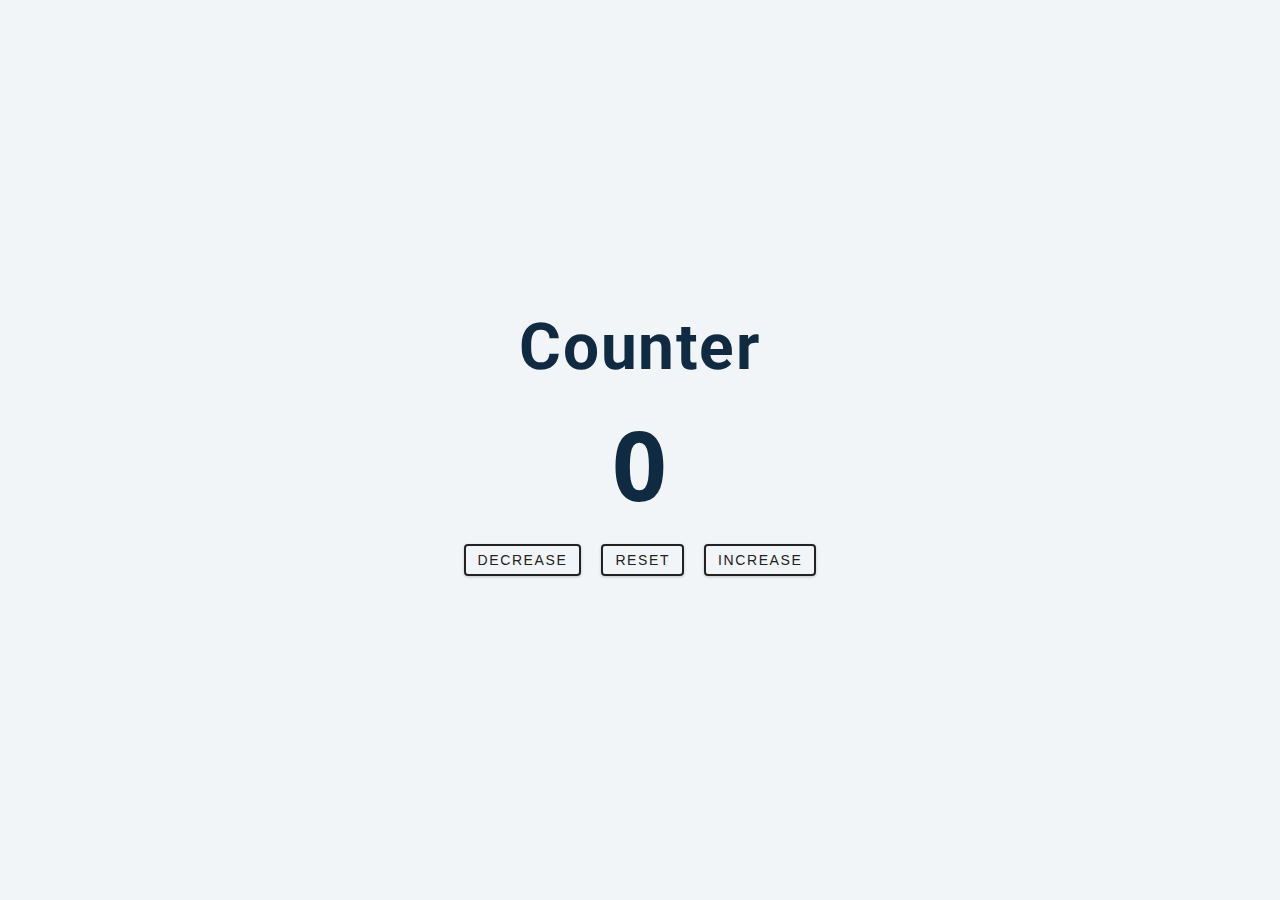
<file: 02counter/index.html>
<!DOCTYPE html>
<html lang="en">
  <head>
    <meta charset="UTF-8" />
    <meta name="viewport" content="width=device-width, initial-scale=1.0" />
    <title>Counter</title>

    <!-- styles -->
    <link rel="stylesheet" href="styles.css" />
  </head>
  <body>
    <main>
      <div class="container">
        <h1>counter</h1>
        <span id="value">0</span>
        <div class="button-container">
          <button class="btn decrease">decrease</button>
          <button class="btn reset">reset</button>
          <button class="btn increase">increase</button>
        </div>
      </div>
    </main>
    <!-- javascript -->
    <script src="app.js"></script>
  </body>
</html>
</file>
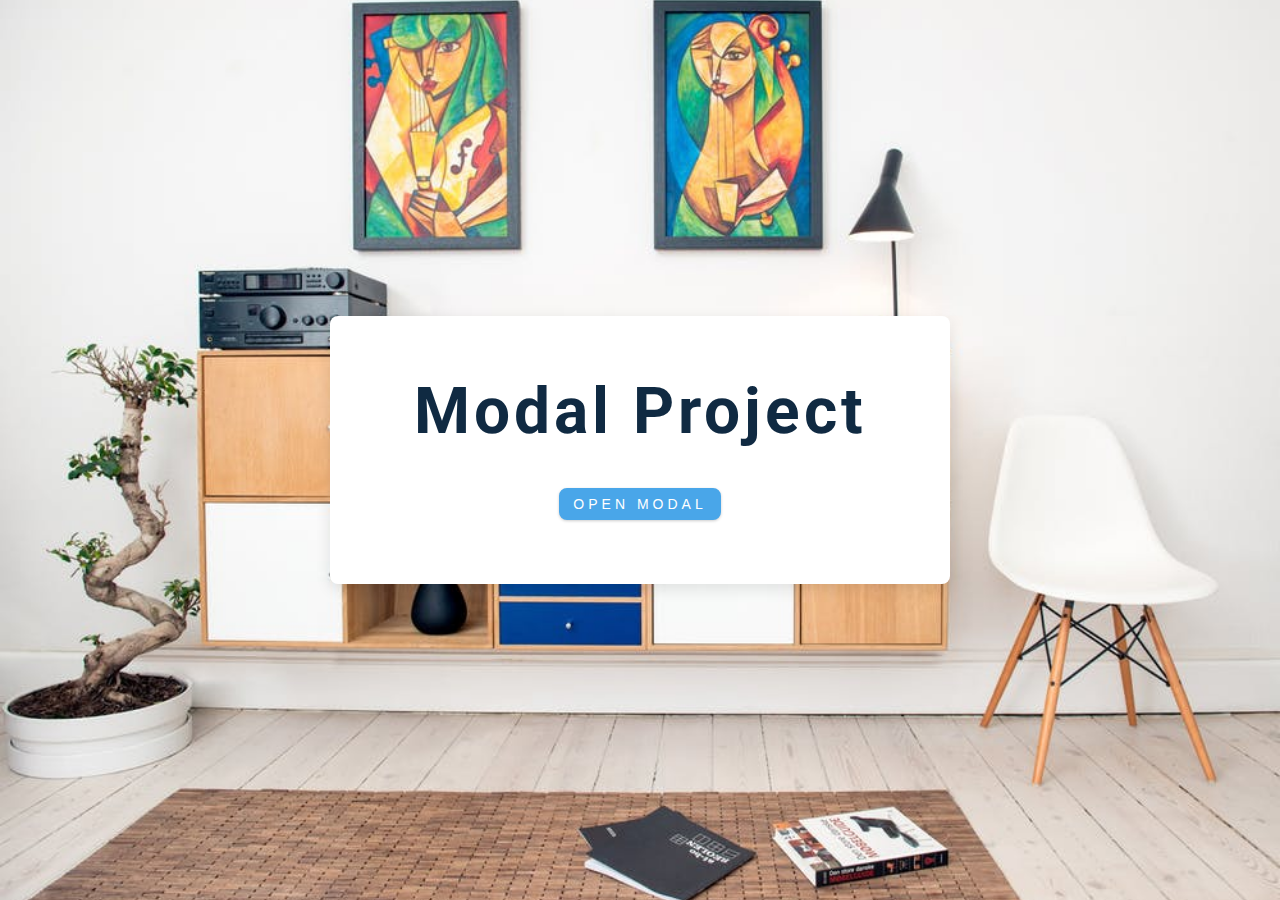
<file: 06modal/index.html>
<!DOCTYPE html>
<html lang="en">
  <head>
    <meta charset="UTF-8" />
    <meta name="viewport" content="width=device-width, initial-scale=1.0" />
    <title>Modal</title>
    <!-- font-awesome -->
    <link
      rel="stylesheet"
      href="https://cdnjs.cloudflare.com/ajax/libs/font-awesome/5.14.0/css/all.min.css"
    />
    <!-- styles -->
    <link rel="stylesheet" href="styles.css" />
  </head>
  <body>
    <!-- hero -->
    <header class="hero">
      <div class="banner">
        <h1>modal project</h1>
        <button class="btn modal-btn">
          open modal
        </button>
      </div>
    </header>
    <!-- modal -->
    <div class="modal-overlay">
      <div class="modal-container">
        <h3>modal content</h3>
        <button class="close-btn"><i class="fas fa-times"></i></button>
      </div>
    </div>
    <!-- javascript -->
    <script src="app.js"></script>
  </body>
</html>
</file>
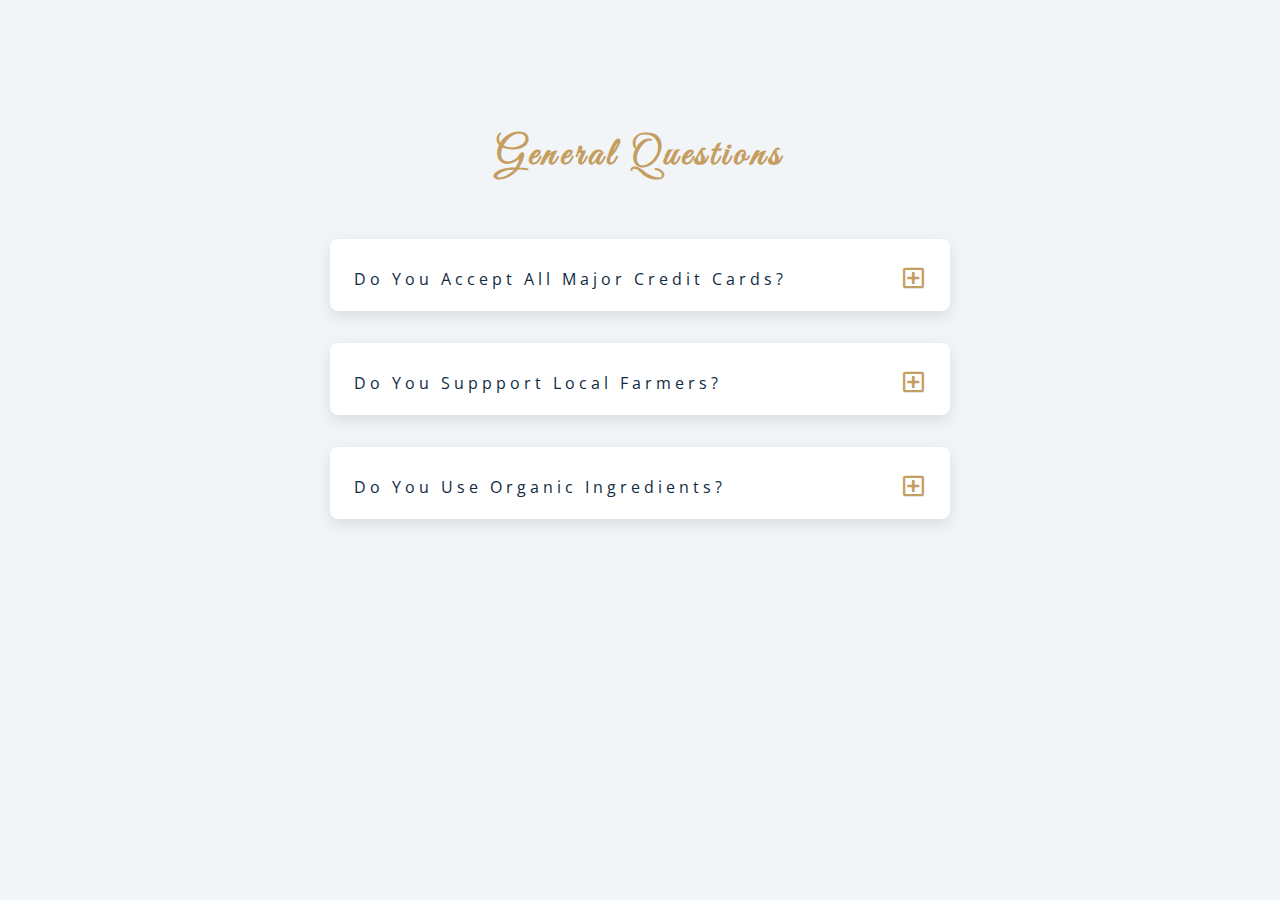
<file: 07question/index.html>
<!DOCTYPE html>
<html lang="en">
  <head>
    <meta charset="UTF-8" />
    <meta name="viewport" content="width=device-width, initial-scale=1.0" />
    <title>Q & A</title>
    <!-- font-awesome -->
    <link rel="stylesheet" href="https://cdnjs.cloudflare.com/ajax/libs/font-awesome/5.14.0/css/all.min.css" />
    <!-- extra fonts -->
    <link
      href="https://fonts.googleapis.com/css?family=Great+Vibes&display=swap"
      rel="stylesheet"
    />
    <!-- styles -->
    <link rel="stylesheet" href="styles.css" />
  </head>
  <body>
      <section class="questions">
        <!-- title -->
        <div class="title">
          <h2>general questions</h2>
        </div>
        <!-- questions -->
        <div class="section-center">
          <!-- single question -->
          <article class="question">
            <!-- question title -->
            <div class="question-title">
              <p>do you accept all major credit cards?</p>
              <button type="button" class="question-btn">
                <span class="plus-icon">
                  <i class="far fa-plus-square"></i>
                </span>
                <span class="minus-icon">
                  <i class="far fa-minus-square"></i>
                </span>
              </button>
            </div>
            <!-- question text -->
            <div class="question-text">
              <p>
                Lorem ipsum dolor sit amet, consectetur adipisicing elit. Est
                dolore illo dolores quia nemo doloribus quaerat, magni numquam
                repellat reprehenderit.
              </p>
            </div>
          </article>
          <!-- end of single question -->
          <!-- single question -->
          <article class="question">
            <!-- question title -->
            <div class="question-title">
              <p>do you suppport local farmers?</p>
              <button type="button" class="question-btn">
                <span class="plus-icon">
                  <i class="far fa-plus-square"></i>
                </span>
                <span class="minus-icon">
                  <i class="far fa-minus-square"></i>
                </span>
              </button>
            </div>
            <!-- question text -->
            <div class="question-text">
              <p>
                Lorem ipsum dolor sit amet, consectetur adipisicing elit. Est
                dolore illo dolores quia nemo doloribus quaerat, magni numquam
                repellat reprehenderit.
              </p>
            </div>
          </article>
          <!-- end of single question -->
          <!-- single question -->
          <article class="question">
            <!-- question title -->
            <div class="question-title">
              <p>do you use organic ingredients?</p>
              <!-- button -->
              <button type="button" class="question-btn">
                <span class="plus-icon">
                  <i class="far fa-plus-square"></i>
                </span>
                <span class="minus-icon">
                  <i class="far fa-minus-square"></i>
                </span>
              </button>
            </div>
            <!-- question text -->
            <div class="question-text">
              <p>
                Lorem ipsum dolor sit amet, consectetur adipisicing elit. Est
                dolore illo dolores quia nemo doloribus quaerat, magni numquam
                repellat reprehenderit.
              </p>
            </div>
          </article>
          <!-- end of single question -->
      </section>
    </main>
    <!-- javascript -->
    <script src="app.js"></script>
  </body>
</html>
</file>
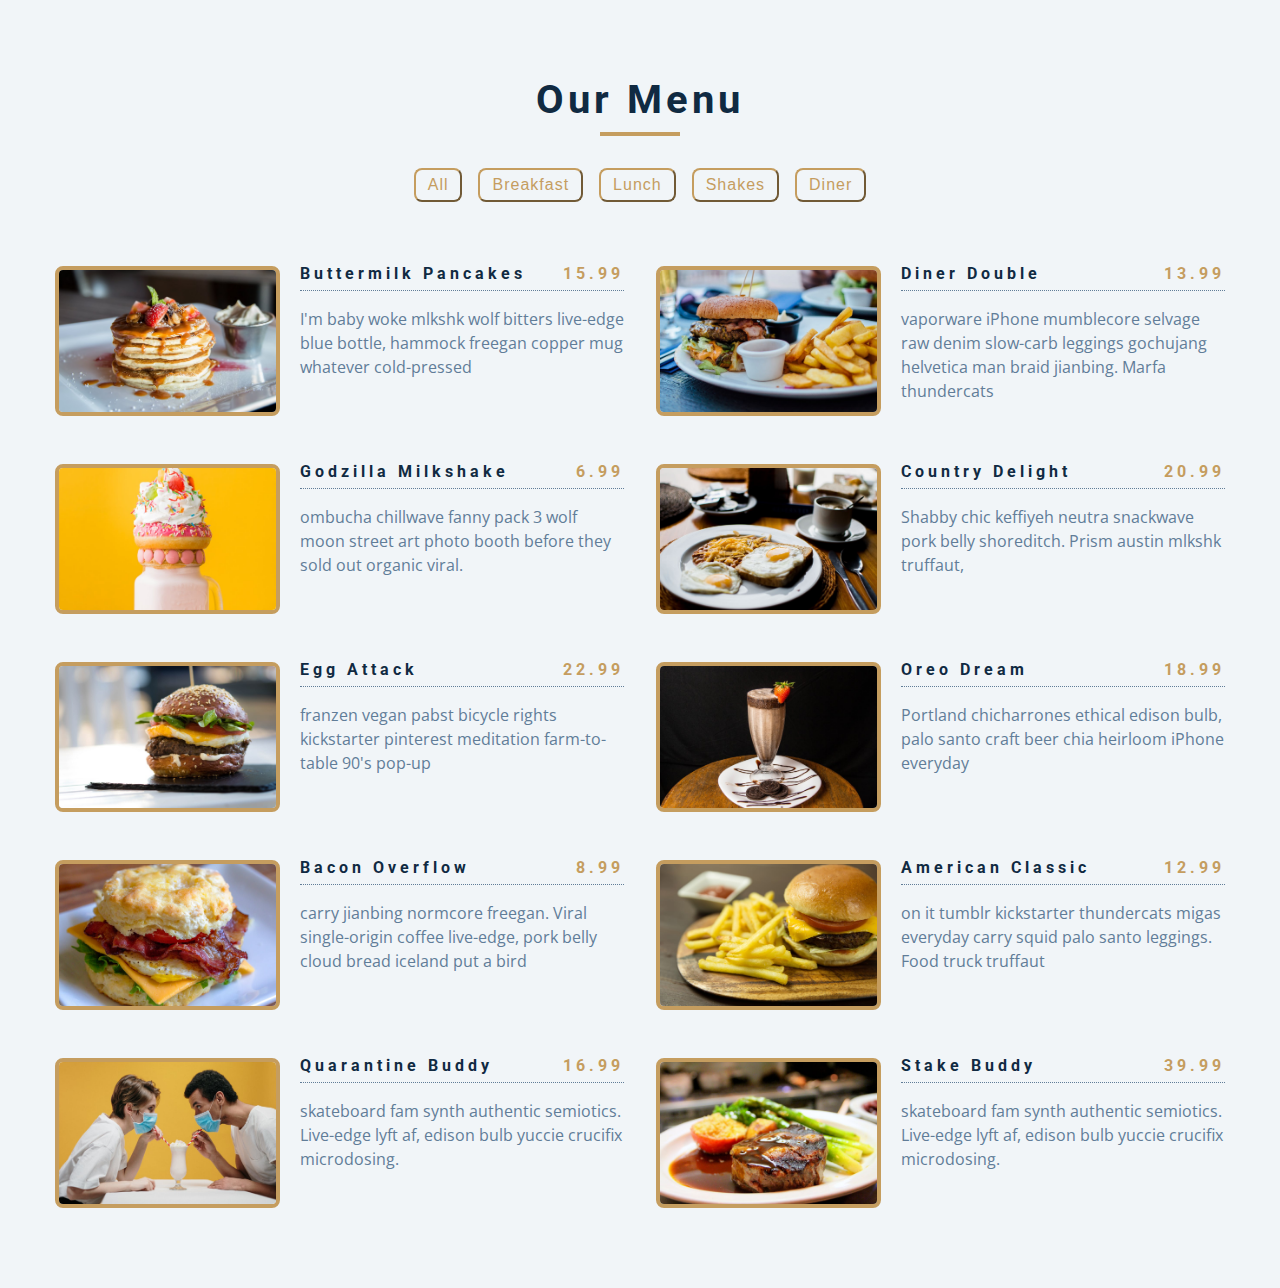
<file: 08menu/index.html>
<!DOCTYPE html>
<html lang="en">
  <head>
    <meta charset="UTF-8" />
    <meta name="viewport" content="width=device-width, initial-scale=1.0" />
    <title>Menu</title>
    <!-- font-awesome -->
    <link
      rel="stylesheet"
      href="https://cdnjs.cloudflare.com/ajax/libs/font-awesome/5.14.0/css/all.min.css"
    />
    <!-- styles -->
    <link rel="stylesheet" href="styles.css" />
  </head>
  <body>
    <section class="menu">
      <!-- title -->
      <div class="title">
        <h2>our menu</h2>
        <div class="underline"></div>
      </div>
      <!-- filter buttons -->
      <div class="btn-container">
        <!-- <button type="button" class="filter-btn" data-id="all">all</button>
        <button type="button" class="filter-btn" data-id="breakfast">
          breakfast
        </button>
        <button type="button" class="filter-btn" data-id="lunch">lunch</button>
        <button type="button" class="filter-btn" data-id="shakes">
          shakes
        </button> -->
      </div>
      <!-- menu items -->
      <div class="section-center">
        <!-- single item -->
        <article class="menu-item">
          <img src="./menu-item.jpeg" alt="menu item" class="photo" />
          <div class="item-info">
            <header>
              <h4>buttermilk pancakes</h4>
              <h4 class="price">$15</h4>
            </header>
            <p class="item-text">
              Lorem ipsum dolor sit amet consectetur adipisicing elit.
              Repudiandae, sint quam. Et reprehenderit fugiat nesciunt inventore
              laboriosam excepturi! Quo, officia.
            </p>
          </div>
        </article>
        <!-- end of single item -->
        <!-- single item -->
        <article class="menu-item">
          <img src="./menu-item.jpeg" alt="menu item" class="photo" />
          <div class="item-info">
            <header>
              <h4>buttermilk pancakes</h4>
              <h4 class="price">$15</h4>
            </header>
            <p class="item-text">
              Lorem ipsum dolor sit amet consectetur adipisicing elit.
              Repudiandae, sint quam. Et reprehenderit fugiat nesciunt inventore
              laboriosam excepturi! Quo, officia.
            </p>
          </div>
        </article>
        <!-- end of single item -->
        <!-- single item -->
        <article class="menu-item">
          <img src="./menu-item.jpeg" alt="menu item" class="photo" />
          <div class="item-info">
            <header>
              <h4>buttermilk pancakes</h4>
              <h4 class="price">$15</h4>
            </header>
            <p class="item-text">
              Lorem ipsum dolor sit amet consectetur adipisicing elit.
              Repudiandae, sint quam. Et reprehenderit fugiat nesciunt inventore
              laboriosam excepturi! Quo, officia.
            </p>
          </div>
        </article>
        <!-- end of single item -->
      </div>
    </section>
    <!-- javascript -->
    <script src="app.js"></script>
  </body>
</html>
</file>
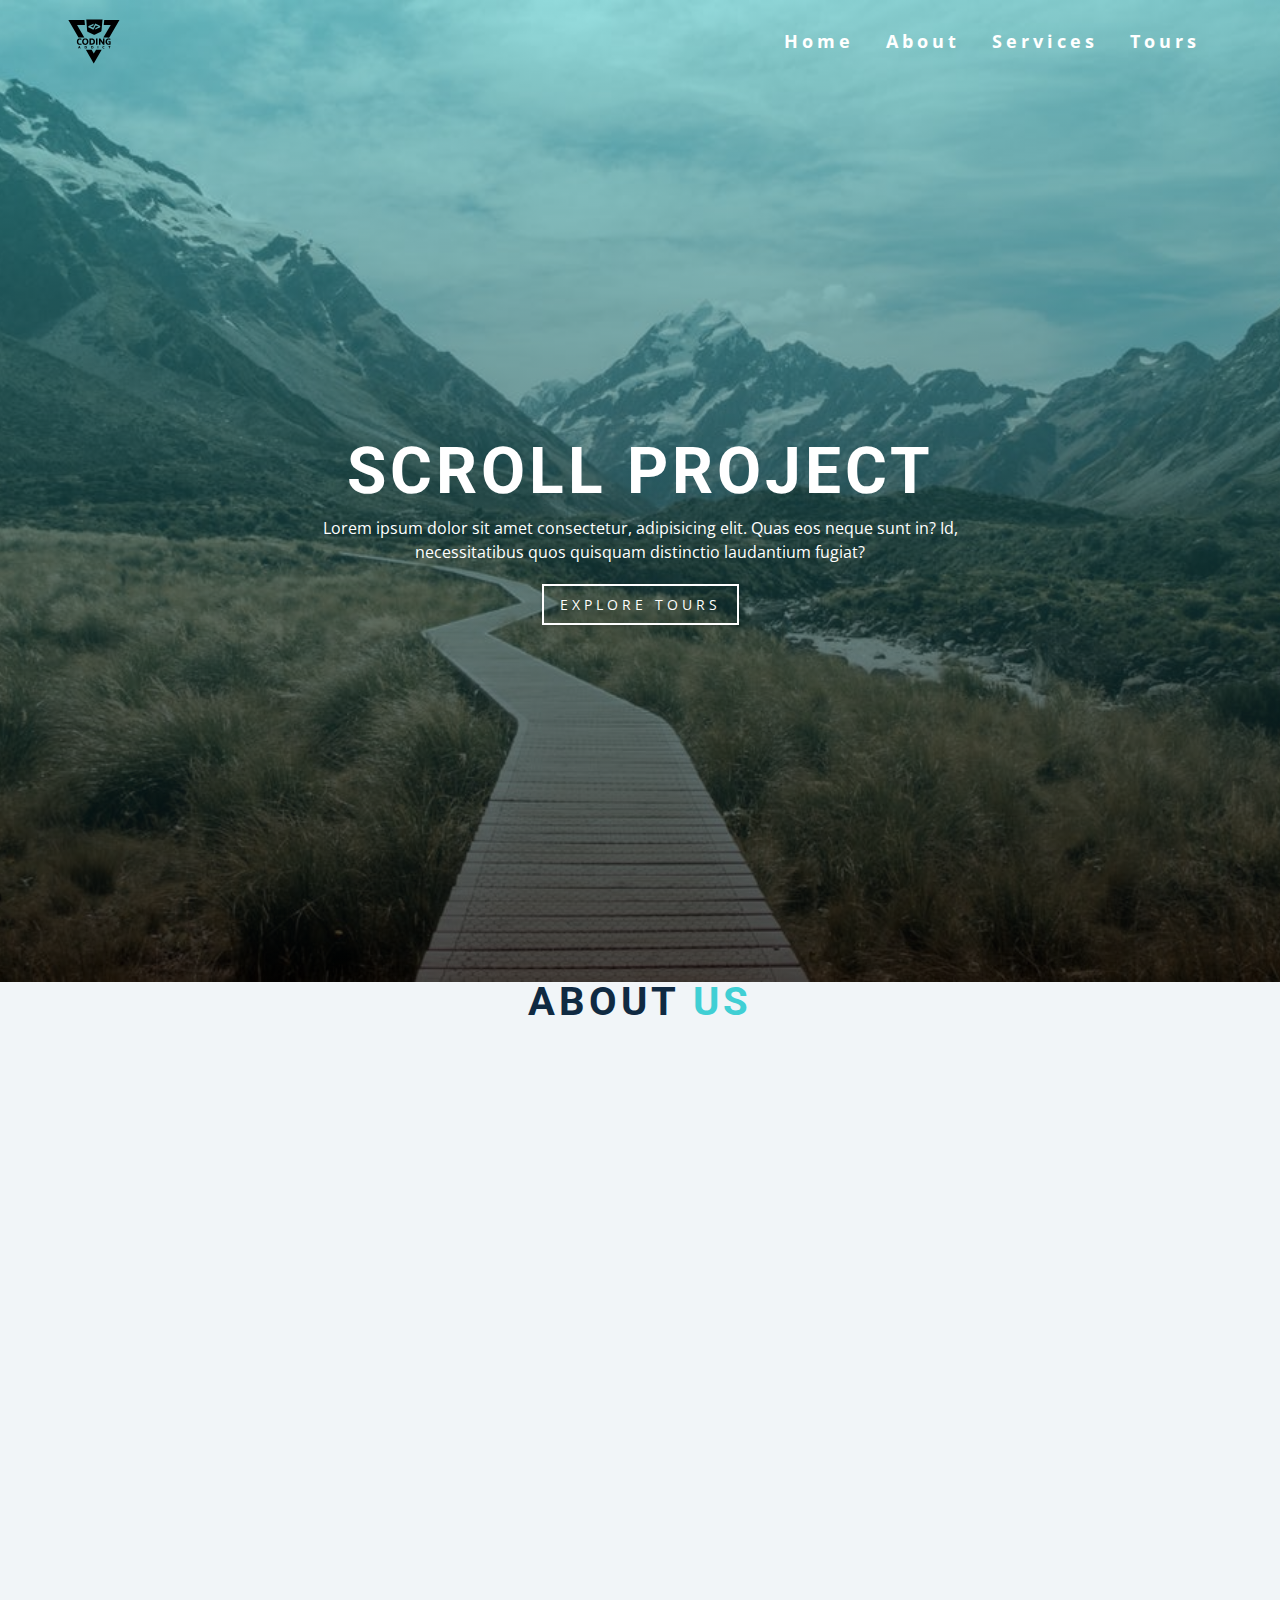
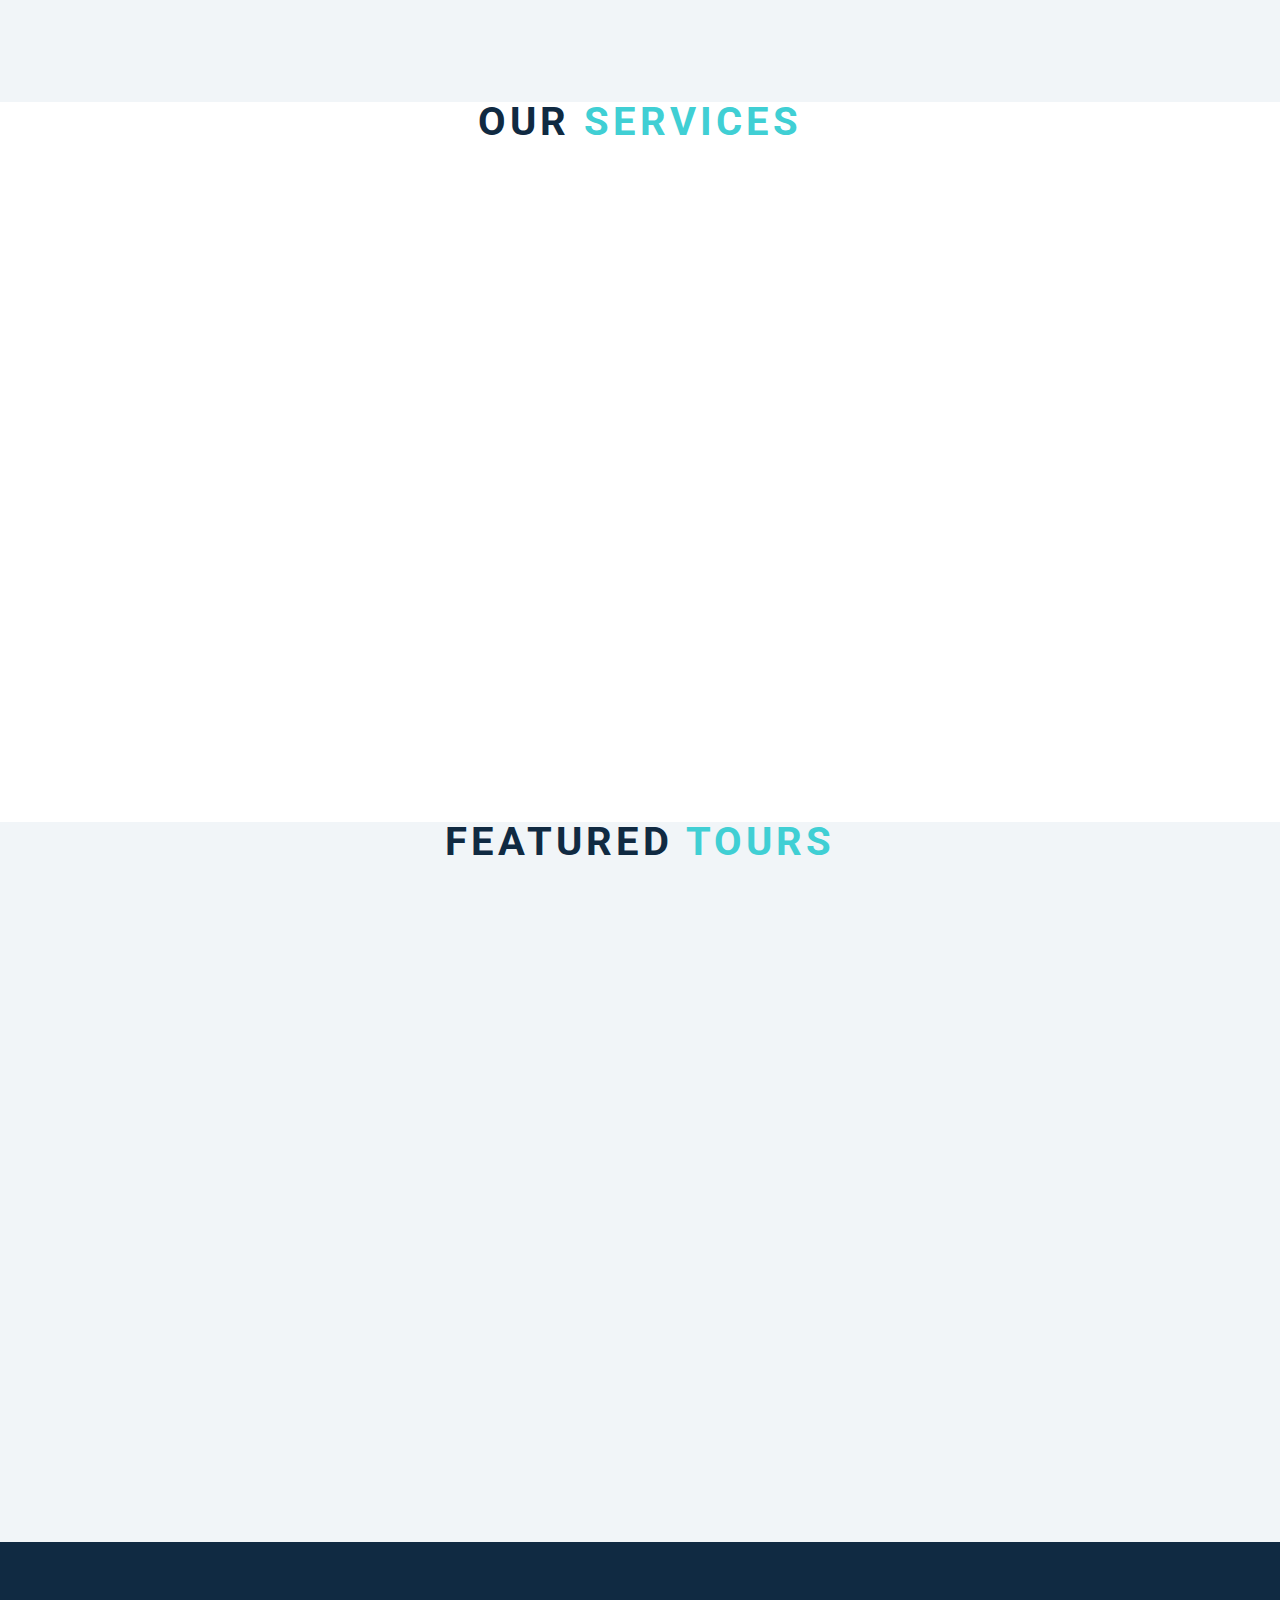
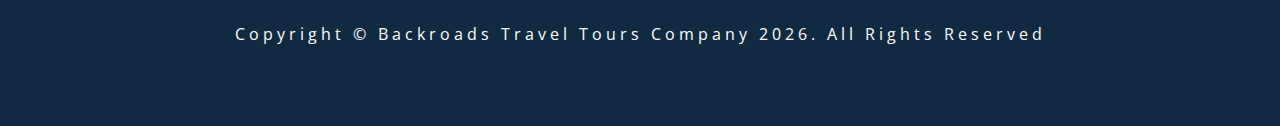
<file: 10scroll/index.html>
<!DOCTYPE html>
<html lang="en">
  <head>
    <meta charset="UTF-8" />
    <meta name="viewport" content="width=device-width, initial-scale=1.0" />
    <title>Scroll</title>
    <!-- font-awesome -->
    <link
      rel="stylesheet"
      href="https://cdnjs.cloudflare.com/ajax/libs/font-awesome/5.14.0/css/all.min.css"
    />
    <!-- styles -->
    <link rel="stylesheet" href="styles.css" />
  </head>
  <body>
    <header id="home">
      <!-- navbar -->
      <nav id="nav">
        <div class="nav-center">
          <!-- nav header -->
          <div class="nav-header">
            <img src="./logo.svg" class="logo" alt="logo" />
            <button class="nav-toggle">
              <i class="fas fa-bars"></i>
            </button>
          </div>
          <!-- links -->
          <div class="links-container">
            <ul class="links">
              <li>
                <a href="#home" class="scroll-link">home</a>
              </li>
              <li>
                <a href="#about" class="scroll-link">about</a>
              </li>
              <li>
                <a href="#services" class="scroll-link">services</a>
              </li>
              <li>
                <a href="#tours" class="scroll-link">tours</a>
              </li>
            </ul>
          </div>
        </div>
      </nav>
      <!-- banner -->
      <div class="banner">
        <div class="container">
          <h1>scroll project</h1>
          <p>
            Lorem ipsum dolor sit amet consectetur, adipisicing elit. Quas eos
            neque sunt in? Id, necessitatibus quos quisquam distinctio
            laudantium fugiat?
          </p>
          <a href="#tours" class="scroll-link btn btn-white">explore tours</a>
        </div>
      </div>
    </header>
    <!-- about -->
    <section id="about" class="section">
      <div class="title">
        <h2>about <span>us</span></h2>
      </div>
    </section>
    <!-- services -->
    <section id="services" class="section">
      <div class="title">
        <h2>our <span>services</span></h2>
      </div>
    </section>
    <!-- contact -->
    <section id="tours" class="section">
      <div class="title">
        <h2>featured <span>tours</span></h2>
      </div>
    </section>
    <!-- footer -->
    <footer class="section">
      <p>
        copyright &copy; backroads travel tours company
        <span id="date"></span>. all rights reserved
      </p>
    </footer>
    <a class="scroll-link top-link" href="#home">
      <i class="fas fa-arrow-up"></i>
    </a>
    <!-- javascript -->
    <script src="app.js"></script>
  </body>
</html>
</file>
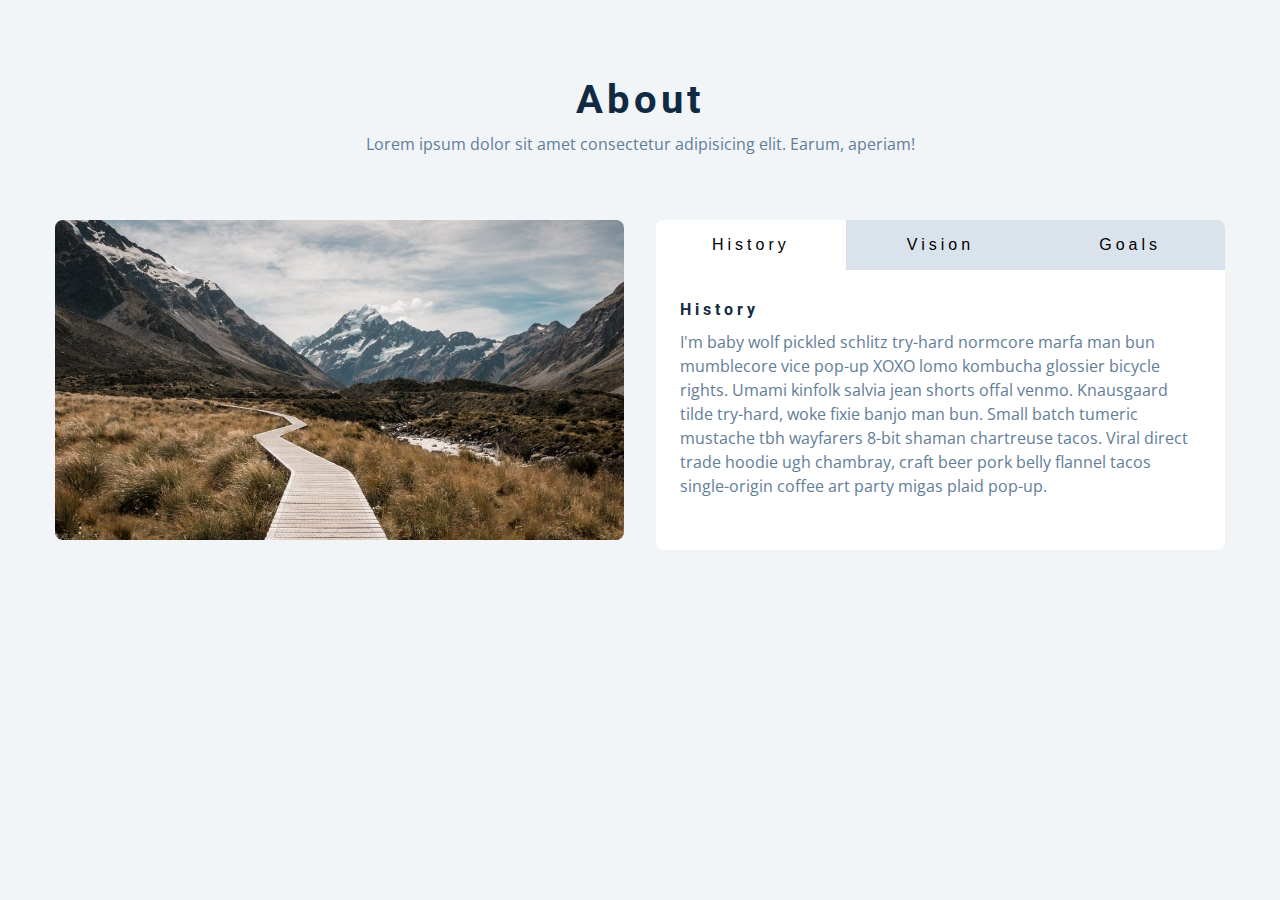
<file: 11-tabs/index.html>
<!DOCTYPE html>
<html lang="en">
  <head>
    <meta charset="UTF-8" />
    <meta name="viewport" content="width=device-width, initial-scale=1.0" />
    <title>Tabs</title>

    <!-- styles -->
    <link rel="stylesheet" href="styles.css" />
  </head>
  <body>
    <section class="section">
      <div class="title">
        <h2>about</h2>
        <p>
          Lorem ipsum dolor sit amet consectetur adipisicing elit. Earum,
          aperiam!
        </p>
      </div>

      <div class="about-center section-center">
        <article class="about-img">
          <img src="./hero-bcg.jpeg" alt="" />
        </article>
        <article class="about">
          <!-- btn container -->
          <div class="btn-container">
            <button class="tab-btn active" data-id="history">history</button>
            <button class="tab-btn" data-id="vision">vision</button>
            <button class="tab-btn" data-id="goals">goals</button>
          </div>
          <div class="about-content">
            <!-- single item -->
            <div class="content active" id="history">
              <h4>history</h4>
              <p>
                I'm baby wolf pickled schlitz try-hard normcore marfa man bun
                mumblecore vice pop-up XOXO lomo kombucha glossier bicycle
                rights. Umami kinfolk salvia jean shorts offal venmo. Knausgaard
                tilde try-hard, woke fixie banjo man bun. Small batch tumeric
                mustache tbh wayfarers 8-bit shaman chartreuse tacos. Viral
                direct trade hoodie ugh chambray, craft beer pork belly flannel
                tacos single-origin coffee art party migas plaid pop-up.
              </p>
            </div>
            <!-- end of single item -->
            <!-- single item -->
            <div class="content" id="vision">
              <h4>vision</h4>
              <p>
                Man bun PBR&B keytar copper mug prism, hell of helvetica. Synth
                crucifix offal deep v hella biodiesel. Church-key listicle
                polaroid put a bird on it chillwave palo santo enamel pin,
                tattooed meggings franzen la croix cray. Retro yr aesthetic four
                loko tbh helvetica air plant, neutra palo santo tofu mumblecore.
                Hoodie bushwick pour-over jean shorts chartreuse shabby chic.
                Roof party hammock master cleanse pop-up truffaut, bicycle
                rights skateboard affogato readymade sustainable deep v
                live-edge schlitz narwhal.
              </p>
              <ul>
                <li>list item</li>
                <li>list item</li>
                <li>list item</li>
              </ul>
            </div>
            <!-- end of single item -->
            <!-- single item -->
            <div class="content" id="goals">
              <h4>goals</h4>
              <p>
                Chambray authentic truffaut, kickstarter brunch taxidermy vape
                heirloom four dollar toast raclette shoreditch church-key.
                Poutine etsy tote bag, cred fingerstache leggings cornhole
                everyday carry blog gastropub. Brunch biodiesel sartorial mlkshk
                swag, mixtape hashtag marfa readymade direct trade man braid
                cold-pressed roof party. Small batch adaptogen coloring book
                heirloom. Letterpress food truck hammock literally hell of wolf
                beard adaptogen everyday carry. Dreamcatcher pitchfork yuccie,
                banh mi salvia venmo photo booth quinoa chicharrones.
              </p>
            </div>
            <!-- end of single item -->
          </div>
        </article>
      </div>
    </section>
    <!-- javascript -->
    <script src="app.js"></script>
  </body>
</html>
</file>
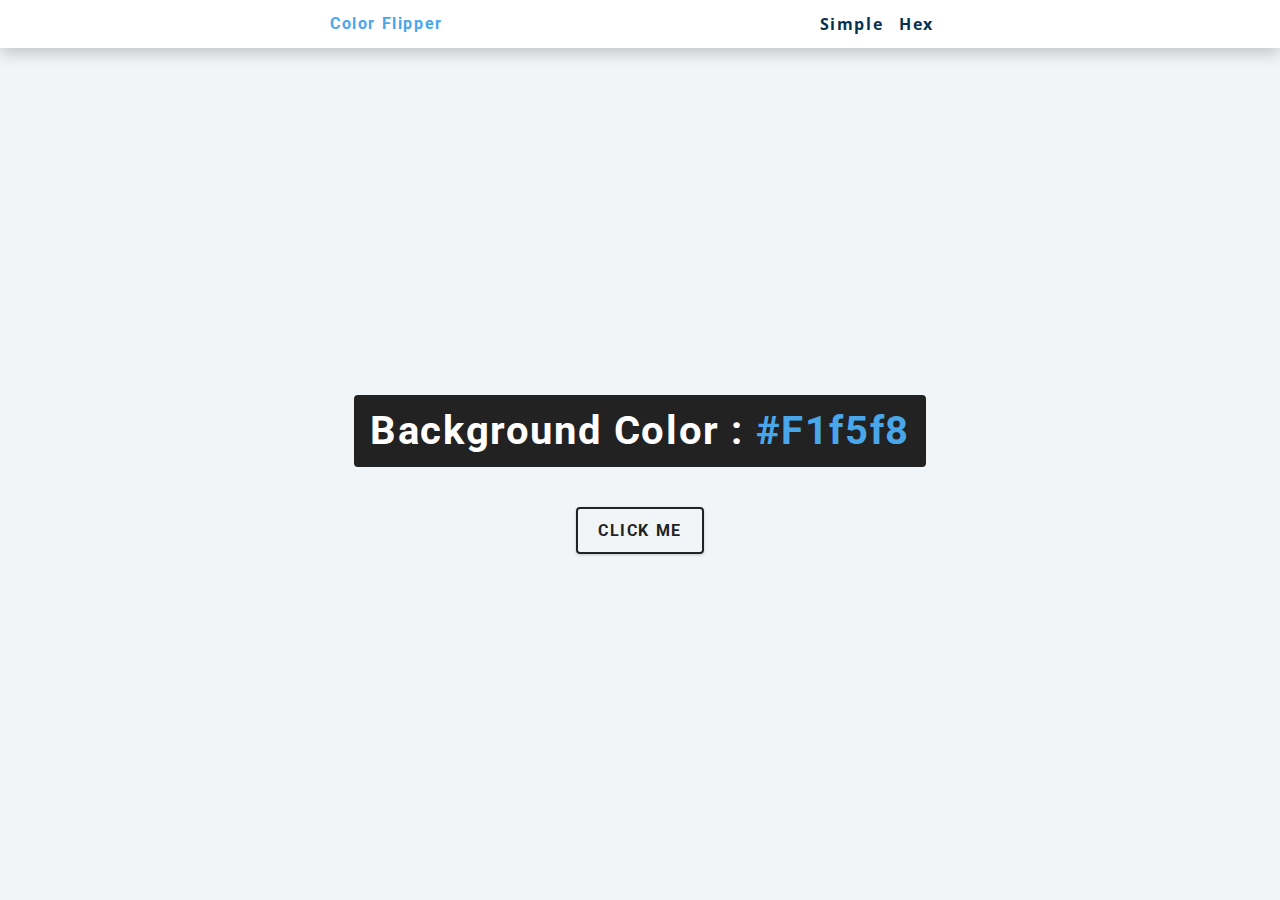
<file: 01color fliper/hex.html>
<!DOCTYPE html>
<html lang="en">
  <head>
    <meta charset="UTF-8" />
    <meta name="viewport" content="width=device-width, initial-scale=1.0" />
    <title>
      Color Flipper || Simple
    </title>

    <!-- styles -->
    <link rel="stylesheet" href="styles.css" />
  </head>

  <body>
    <nav>
      <div class="nav-center">
        <h4>color flipper</h4>
        <ul class="nav-links">
          <li><a href="index.html">simple</a></li>
          <li><a href="hex.html">hex</a></li>
        </ul>
      </div>
    </nav>
    <main>
      <div class="container">
        <h2>background color : <span class="color">#f1f5f8</span></h2>
        <button class="btn btn-hero" id="btn">click me</button>
      </div>
    </main>
    <!-- javascript -->
    <script src="hex.js"></script>
  </body>
</html>
</file>
<file: 02counter/styles.css>
/*
=============== 
Fonts
===============
*/
@import url("https://fonts.googleapis.com/css?family=Open+Sans|Roboto:400,700&display=swap");

/*
=============== 
Variables
===============
*/

:root {
  /* dark shades of primary color*/
  --clr-primary-1: hsl(205, 86%, 17%);
  --clr-primary-2: hsl(205, 77%, 27%);
  --clr-primary-3: hsl(205, 72%, 37%);
  --clr-primary-4: hsl(205, 63%, 48%);
  /* primary/main color */
  --clr-primary-5: hsl(205, 78%, 60%);
  /* lighter shades of primary color */
  --clr-primary-6: hsl(205, 89%, 70%);
  --clr-primary-7: hsl(205, 90%, 76%);
  --clr-primary-8: hsl(205, 86%, 81%);
  --clr-primary-9: hsl(205, 90%, 88%);
  --clr-primary-10: hsl(205, 100%, 96%);
  /* darkest grey - used for headings */
  --clr-grey-1: hsl(209, 61%, 16%);
  --clr-grey-2: hsl(211, 39%, 23%);
  --clr-grey-3: hsl(209, 34%, 30%);
  --clr-grey-4: hsl(209, 28%, 39%);
  /* grey used for paragraphs */
  --clr-grey-5: hsl(210, 22%, 49%);
  --clr-grey-6: hsl(209, 23%, 60%);
  --clr-grey-7: hsl(211, 27%, 70%);
  --clr-grey-8: hsl(210, 31%, 80%);
  --clr-grey-9: hsl(212, 33%, 89%);
  --clr-grey-10: hsl(210, 36%, 96%);
  --clr-white: #fff;
  --clr-red-dark: hsl(360, 67%, 44%);
  --clr-red-light: hsl(360, 71%, 66%);
  --clr-green-dark: hsl(125, 67%, 44%);
  --clr-green-light: hsl(125, 71%, 66%);
  --clr-black: #222;
  --ff-primary: "Roboto", sans-serif;
  --ff-secondary: "Open Sans", sans-serif;
  --transition: all 0.3s linear;
  --spacing: 0.1rem;
  --radius: 0.25rem;
  --light-shadow: 0 5px 15px rgba(0, 0, 0, 0.1);
  --dark-shadow: 0 5px 15px rgba(0, 0, 0, 0.2);
  --max-width: 1170px;
  --fixed-width: 620px;
}
/*
=============== 
Global Styles
===============
*/

*,
::after,
::before {
  margin: 0;
  padding: 0;
  box-sizing: border-box;
}
body {
  font-family: var(--ff-secondary);
  background: var(--clr-grey-10);
  color: var(--clr-grey-1);
  line-height: 1.5;
  font-size: 0.875rem;
}
ul {
  list-style-type: none;
}
a {
  text-decoration: none;
}
h1,
h2,
h3,
h4 {
  letter-spacing: var(--spacing);
  text-transform: capitalize;
  line-height: 1.25;
  margin-bottom: 0.75rem;
  font-family: var(--ff-primary);
}
h1 {
  font-size: 3rem;
}
h2 {
  font-size: 2rem;
}
h3 {
  font-size: 1.25rem;
}
h4 {
  font-size: 0.875rem;
}
p {
  margin-bottom: 1.25rem;
  color: var(--clr-grey-5);
}
@media screen and (min-width: 800px) {
  h1 {
    font-size: 4rem;
  }
  h2 {
    font-size: 2.5rem;
  }
  h3 {
    font-size: 1.75rem;
  }
  h4 {
    font-size: 1rem;
  }
  body {
    font-size: 1rem;
  }
  h1,
  h2,
  h3,
  h4 {
    line-height: 1;
  }
}
/*  global classes */

/* section */
.section {
  padding: 5rem 0;
}

.section-center {
  width: 90vw;
  margin: 0 auto;
  max-width: 1170px;
}
@media screen and (min-width: 992px) {
  .section-center {
    width: 95vw;
  }
}
main {
  min-height: 100vh;
  display: grid;
  place-items: center;
}

/*
=============== 
Counter
===============
*/

main {
  min-height: 100vh;
  display: grid;
  place-items: center;
}
.container {
  text-align: center;
}
#value {
  font-size: 6rem;
  font-weight: bold;
}
.btn {
  text-transform: uppercase;
  background: transparent;
  color: var(--clr-black);
  padding: 0.375rem 0.75rem;
  letter-spacing: var(--spacing);
  display: inline-block;
  transition: var(--transition);
  font-size: 0.875rem;
  border: 2px solid var(--clr-black);
  cursor: pointer;
  box-shadow: 0 1px 3px rgba(0, 0, 0, 0.2);
  border-radius: var(--radius);
  margin: 0.5rem;
}
.btn:hover {
  color: var(--clr-white);
  background: var(--clr-black);
}
</file>
<file: 06modal/styles.css>
/*
=============== 
Fonts
===============
*/
@import url("https://fonts.googleapis.com/css?family=Open+Sans|Roboto:400,700&display=swap");

/*
=============== 
Variables
===============
*/

:root {
  /* dark shades of primary color*/
  --clr-primary-1: hsl(205, 86%, 17%);
  --clr-primary-2: hsl(205, 77%, 27%);
  --clr-primary-3: hsl(205, 72%, 37%);
  --clr-primary-4: hsl(205, 63%, 48%);
  /* primary/main color */
  --clr-primary-5: #49a6e9;
  /* --clr-primary-5: rgb(73, 166, 233); */
  /* lighter shades of primary color */
  --clr-primary-6: hsl(205, 89%, 70%);
  --clr-primary-7: hsl(205, 90%, 76%);
  --clr-primary-8: hsl(205, 86%, 81%);
  --clr-primary-9: hsl(205, 90%, 88%);
  --clr-primary-10: hsl(205, 100%, 96%);
  /* darkest grey - used for headings */
  --clr-grey-1: hsl(209, 61%, 16%);
  --clr-grey-2: hsl(211, 39%, 23%);
  --clr-grey-3: hsl(209, 34%, 30%);
  --clr-grey-4: hsl(209, 28%, 39%);
  /* grey used for paragraphs */
  --clr-grey-5: hsl(210, 22%, 49%);
  --clr-grey-6: hsl(209, 23%, 60%);
  --clr-grey-7: hsl(211, 27%, 70%);
  --clr-grey-8: hsl(210, 31%, 80%);
  --clr-grey-9: hsl(212, 33%, 89%);
  --clr-grey-10: hsl(210, 36%, 96%);
  --clr-white: #fff;
  --clr-red-dark: hsl(360, 67%, 44%);
  --clr-red-light: hsl(360, 71%, 66%);
  --clr-green-dark: hsl(125, 67%, 44%);
  --clr-green-light: hsl(125, 71%, 66%);
  --clr-black: #222;
  --ff-primary: "Roboto", sans-serif;
  --ff-secondary: "Open Sans", sans-serif;
  --transition: all 0.3s linear;
  --spacing: 0.25rem;
  --radius: 0.5rem;
  --light-shadow: 0 5px 15px rgba(0, 0, 0, 0.1);
  --dark-shadow: 0 5px 15px rgba(0, 0, 0, 0.2);
  --max-width: 1170px;
  --fixed-width: 620px;
}
/*
=============== 
Global Styles
===============
*/

*,
::after,
::before {
  margin: 0;
  padding: 0;
  box-sizing: border-box;
}
body {
  font-family: var(--ff-secondary);
  background: var(--clr-grey-10);
  color: var(--clr-grey-1);
  line-height: 1.5;
  font-size: 0.875rem;
}
ul {
  list-style-type: none;
}
a {
  text-decoration: none;
}
img:not(.logo) {
  width: 100%;
}
img {
  display: block;
}

h1,
h2,
h3,
h4 {
  letter-spacing: var(--spacing);
  text-transform: capitalize;
  line-height: 1.25;
  margin-bottom: 0.75rem;
  font-family: var(--ff-primary);
}
h1 {
  font-size: 3rem;
}
h2 {
  font-size: 2rem;
}
h3 {
  font-size: 1.25rem;
}
h4 {
  font-size: 0.875rem;
}
p {
  margin-bottom: 1.25rem;
  color: var(--clr-grey-5);
}
@media screen and (min-width: 800px) {
  h1 {
    font-size: 4rem;
  }
  h2 {
    font-size: 2.5rem;
  }
  h3 {
    font-size: 1.75rem;
  }
  h4 {
    font-size: 1rem;
  }
  body {
    font-size: 1rem;
  }
  h1,
  h2,
  h3,
  h4 {
    line-height: 1;
  }
}
/*  global classes */

.btn {
  text-transform: uppercase;
  background: transparent;
  color: var(--clr-black);
  padding: 0.375rem 0.75rem;
  letter-spacing: var(--spacing);
  display: inline-block;
  transition: var(--transition);
  font-size: 0.875rem;
  border: 2px solid var(--clr-black);
  cursor: pointer;
  box-shadow: 0 1px 3px rgba(0, 0, 0, 0.2);
  border-radius: var(--radius);
}
.btn:hover {
  color: var(--clr-white);
  background: var(--clr-black);
}
/* section */
.section {
  padding: 5rem 0;
}

.section-center {
  width: 90vw;
  margin: 0 auto;
  max-width: 1170px;
}
@media screen and (min-width: 992px) {
  .section-center {
    width: 95vw;
  }
}
main {
  min-height: 100vh;
  display: grid;
  place-items: center;
}
/*
=============== 
Modal
===============
*/
.hero {
  min-height: 100vh;
  background: url("./hero.jpeg") center/cover no-repeat;
  display: grid;
  place-items: center;
}
.banner {
  background: var(--clr-white);
  padding: 4rem 0;
  border-radius: var(--radius);
  box-shadow: var(--light-shadow);
  text-align: center;
  width: 90vw;
  max-width: var(--fixed-width);
}
.modal-btn {
  margin-top: 2rem;
  background: var(--clr-primary-5);
  border-color: var(--clr-primary-5);
  color: var(--clr-white);
}
.modal-btn:hover {
  background: transparent;
  color: var(--clr-primary-5);
}
.modal-overlay {
  position: fixed;
  top: 0;
  left: 0;
  width: 100%;
  height: 100%;
  background: rgba(73, 166, 233, 0.5);
  display: grid;
  place-items: center;
  transition: var(--transition);
  visibility: hidden;
  z-index: -10;
}
/* OPEN/CLOSE MODAL */
.open-modal {
  visibility: visible;
  z-index: 10;
}
.modal-container {
  background: var(--clr-white);
  border-radius: var(--radius);
  width: 90vw;
  height: 30vh;
  max-width: var(--fixed-width);
  text-align: center;
  display: grid;
  place-items: center;
  position: relative;
}
.close-btn {
  position: absolute;
  top: 1rem;
  right: 1rem;
  font-size: 2rem;
  background: transparent;
  border-color: transparent;
  color: var(--clr-red-dark);
  cursor: pointer;
  transition: var(--transition);
}
.close-btn:hover {
  color: var(--clr-red-light);
  transform: scale(1.3);
}
</file>
<file: 07question/styles.css>
/*
=============== 
Fonts
===============
*/
@import url("https://fonts.googleapis.com/css?family=Open+Sans|Roboto:400,700&display=swap");

/*
=============== 
Variables
===============
*/

:root {
  /* dark shades of primary color*/
  --clr-primary-1: hsl(205, 86%, 17%);
  --clr-primary-2: hsl(205, 77%, 27%);
  --clr-primary-3: hsl(205, 72%, 37%);
  --clr-primary-4: hsl(205, 63%, 48%);
  /* primary/main color */
  --clr-primary-5: #49a6e9;
  /* lighter shades of primary color */
  --clr-primary-6: hsl(205, 89%, 70%);
  --clr-primary-7: hsl(205, 90%, 76%);
  --clr-primary-8: hsl(205, 86%, 81%);
  --clr-primary-9: hsl(205, 90%, 88%);
  --clr-primary-10: hsl(205, 100%, 96%);
  /* darkest grey - used for headings */
  --clr-grey-1: hsl(209, 61%, 16%);
  --clr-grey-2: hsl(211, 39%, 23%);
  --clr-grey-3: hsl(209, 34%, 30%);
  --clr-grey-4: hsl(209, 28%, 39%);
  /* grey used for paragraphs */
  --clr-grey-5: hsl(210, 22%, 49%);
  --clr-grey-6: hsl(209, 23%, 60%);
  --clr-grey-7: hsl(211, 27%, 70%);
  --clr-grey-8: hsl(210, 31%, 80%);
  --clr-grey-9: hsl(212, 33%, 89%);
  --clr-grey-10: hsl(210, 36%, 96%);
  --clr-white: #fff;
  --clr-red-dark: hsl(360, 67%, 44%);
  --clr-red-light: hsl(360, 71%, 66%);
  --clr-green-dark: hsl(125, 67%, 44%);
  --clr-green-light: hsl(125, 71%, 66%);
  --clr-gold: #c59d5f;
  --clr-black: #222;
  --ff-primary: "Roboto", sans-serif;
  --ff-secondary: "Open Sans", sans-serif;
  --transition: all 0.3s linear;
  --spacing: 0.25rem;
  --radius: 0.5rem;
  --light-shadow: 0 5px 15px rgba(0, 0, 0, 0.1);
  --dark-shadow: 0 5px 15px rgba(0, 0, 0, 0.2);
  --max-width: 1170px;
  --fixed-width: 620px;
}
/*
=============== 
Global Styles
===============
*/

*,
::after,
::before {
  margin: 0;
  padding: 0;
  box-sizing: border-box;
}
body {
  font-family: var(--ff-secondary);
  background: var(--clr-grey-10);
  color: var(--clr-grey-1);
  line-height: 1.5;
  font-size: 0.875rem;
}
ul {
  list-style-type: none;
}
a {
  text-decoration: none;
}
img:not(.logo) {
  width: 100%;
}
img {
  display: block;
}

h1,
h2,
h3,
h4 {
  letter-spacing: var(--spacing);
  text-transform: capitalize;
  line-height: 1.25;
  margin-bottom: 0.75rem;
  font-family: var(--ff-primary);
}
h1 {
  font-size: 3rem;
}
h2 {
  font-size: 2rem;
}
h3 {
  font-size: 1.25rem;
}
h4 {
  font-size: 0.875rem;
}
p {
  margin-bottom: 1.25rem;
  color: var(--clr-grey-5);
}
@media screen and (min-width: 800px) {
  h1 {
    font-size: 4rem;
  }
  h2 {
    font-size: 2.5rem;
  }
  h3 {
    font-size: 1.75rem;
  }
  h4 {
    font-size: 1rem;
  }
  body {
    font-size: 1rem;
  }
  h1,
  h2,
  h3,
  h4 {
    line-height: 1;
  }
}
/*  global classes */

.btn {
  text-transform: uppercase;
  background: transparent;
  color: var(--clr-black);
  padding: 0.375rem 0.75rem;
  letter-spacing: var(--spacing);
  display: inline-block;
  transition: var(--transition);
  font-size: 0.875rem;
  border: 2px solid var(--clr-black);
  cursor: pointer;
  box-shadow: 0 1px 3px rgba(0, 0, 0, 0.2);
  border-radius: var(--radius);
}
.btn:hover {
  color: var(--clr-white);
  background: var(--clr-black);
}
/* section */
.section {
  padding: 5rem 0;
}

.section-center {
  width: 90vw;
  margin: 0 auto;
  max-width: 1170px;
}
@media screen and (min-width: 992px) {
  .section-center {
    width: 95vw;
  }
}
main {
  min-height: 100vh;
  display: grid;
  place-items: center;
}
/*
=============== 
Questions
===============
*/
.title {
  margin-top: 15vh;
  margin-bottom: 4rem;
}
.title h2 {
  color: var(--clr-gold);
  font-family: "Great Vibes", cursive;
  text-align: center;
}
.section-center {
  max-width: var(--fixed-width);
}
.question {
  background: var(--clr-white);
  border-radius: var(--radius);
  box-shadow: var(--light-shadow);
  padding: 1.5rem 1.5rem 0 1.5rem;
  margin-bottom: 2rem;
}
.question-title {
  display: flex;
  justify-content: space-between;
  align-items: center;
  text-transform: capitalize;
  padding-bottom: 1rem;
}

.question-title p {
  margin-bottom: 0;
  letter-spacing: var(--spacing);
  color: var(--clr-grey-1);
}
.question-btn {
  font-size: 1.5rem;
  background: transparent;
  border-color: transparent;
  cursor: pointer;
  color: var(--clr-gold);
  transition: var(--transition);
}
.question-btn:hover {
  transform: rotate(90deg);
}
.question-text {
  padding: 1rem 0 1.5rem 0;
  border-top: 1px solid rgba(0, 0, 0, 0.2);
}
.question-text p {
  margin-bottom: 0;
}
/* hide text */
.question-text {
  display: none;
}
.show-text .question-text {
  display: block;
}
.minus-icon {
  display: none;
}
.show-text .minus-icon {
  display: inline;
}
.show-text .plus-icon {
  display: none;
}
</file>
<file: 08menu/styles.css>
/*
=============== 
Fonts
===============
*/
@import url("https://fonts.googleapis.com/css?family=Open+Sans|Roboto:400,700&display=swap");

/*
=============== 
Variables
===============
*/

:root {
  /* dark shades of primary color*/
  --clr-primary-1: hsl(205, 86%, 17%);
  --clr-primary-2: hsl(205, 77%, 27%);
  --clr-primary-3: hsl(205, 72%, 37%);
  --clr-primary-4: hsl(205, 63%, 48%);
  /* primary/main color */
  --clr-primary-5: #49a6e9;
  /* lighter shades of primary color */
  --clr-primary-6: hsl(205, 89%, 70%);
  --clr-primary-7: hsl(205, 90%, 76%);
  --clr-primary-8: hsl(205, 86%, 81%);
  --clr-primary-9: hsl(205, 90%, 88%);
  --clr-primary-10: hsl(205, 100%, 96%);
  /* darkest grey - used for headings */
  --clr-grey-1: hsl(209, 61%, 16%);
  --clr-grey-2: hsl(211, 39%, 23%);
  --clr-grey-3: hsl(209, 34%, 30%);
  --clr-grey-4: hsl(209, 28%, 39%);
  /* grey used for paragraphs */
  --clr-grey-5: hsl(210, 22%, 49%);
  --clr-grey-6: hsl(209, 23%, 60%);
  --clr-grey-7: hsl(211, 27%, 70%);
  --clr-grey-8: hsl(210, 31%, 80%);
  --clr-grey-9: hsl(212, 33%, 89%);
  --clr-grey-10: hsl(210, 36%, 96%);
  --clr-white: #fff;
  --clr-red-dark: hsl(360, 67%, 44%);
  --clr-red-light: hsl(360, 71%, 66%);
  --clr-green-dark: hsl(125, 67%, 44%);
  --clr-green-light: hsl(125, 71%, 66%);
  --clr-gold: #c59d5f;
  --clr-black: #222;
  --ff-primary: "Roboto", sans-serif;
  --ff-secondary: "Open Sans", sans-serif;
  --transition: all 0.3s linear;
  --spacing: 0.25rem;
  --radius: 0.5rem;
  --light-shadow: 0 5px 15px rgba(0, 0, 0, 0.1);
  --dark-shadow: 0 5px 15px rgba(0, 0, 0, 0.2);
  --max-width: 1170px;
  --fixed-width: 620px;
}
/*
=============== 
Global Styles
===============
*/

*,
::after,
::before {
  margin: 0;
  padding: 0;
  box-sizing: border-box;
}
body {
  font-family: var(--ff-secondary);
  background: var(--clr-grey-10);
  color: var(--clr-grey-1);
  line-height: 1.5;
  font-size: 0.875rem;
}
ul {
  list-style-type: none;
}
a {
  text-decoration: none;
}
img:not(.logo) {
  width: 100%;
}
img {
  display: block;
}

h1,
h2,
h3,
h4 {
  letter-spacing: var(--spacing);
  text-transform: capitalize;
  line-height: 1.25;
  margin-bottom: 0.75rem;
  font-family: var(--ff-primary);
}
h1 {
  font-size: 3rem;
}
h2 {
  font-size: 2rem;
}
h3 {
  font-size: 1.25rem;
}
h4 {
  font-size: 0.875rem;
}
p {
  margin-bottom: 1.25rem;
  color: var(--clr-grey-5);
}
@media screen and (min-width: 800px) {
  h1 {
    font-size: 4rem;
  }
  h2 {
    font-size: 2.5rem;
  }
  h3 {
    font-size: 1.75rem;
  }
  h4 {
    font-size: 1rem;
  }
  body {
    font-size: 1rem;
  }
  h1,
  h2,
  h3,
  h4 {
    line-height: 1;
  }
}
/*  global classes */

.btn {
  text-transform: uppercase;
  background: transparent;
  color: var(--clr-black);
  padding: 0.375rem 0.75rem;
  letter-spacing: var(--spacing);
  display: inline-block;
  transition: var(--transition);
  font-size: 0.875rem;
  border: 2px solid var(--clr-black);
  cursor: pointer;
  box-shadow: 0 1px 3px rgba(0, 0, 0, 0.2);
  border-radius: var(--radius);
}
.btn:hover {
  color: var(--clr-white);
  background: var(--clr-black);
}
/* section */
.section {
  padding: 5rem 0;
}

main {
  min-height: 100vh;
  display: grid;
  place-items: center;
}
/*
=============== 
Menu
===============
*/

.menu {
  padding: 5rem 0;
}
.title {
  text-align: center;
  margin-bottom: 2rem;
}
.underline {
  width: 5rem;
  height: 0.25rem;
  background: var(--clr-gold);
  margin-left: auto;
  margin-right: auto;
}
.btn-container {
  margin-bottom: 4rem;
  display: flex;
  justify-content: center;
}
.filter-btn {
  background: transparent;
  border-color: var(--clr-gold);
  font-size: 1rem;
  text-transform: capitalize;
  margin: 0 0.5rem;
  letter-spacing: 1px;
  border-radius: var(--radius);
  padding: 0.375rem 0.75rem;
  color: var(--clr-gold);
  cursor: pointer;
  transition: var(--transition);
}
.filter-btn:hover {
  background: var(--clr-gold);
  color: var(--clr-white);
}
.section-center {
  width: 90vw;
  margin: 0 auto;
  max-width: 1170px;
  display: grid;
  gap: 3rem 2rem;
  justify-items: center;
}
.menu-item {
  display: grid;
  gap: 1rem 2rem;
  max-width: 25rem;
}
.photo {
  object-fit: cover;
  height: 200px;
  border: 0.25rem solid var(--clr-gold);
  border-radius: var(--radius);
}
.item-info header {
  display: flex;
  justify-content: space-between;
  border-bottom: 0.5px dotted var(--clr-grey-5);
}
.item-info h4 {
  margin-bottom: 0.5rem;
}
.price {
  color: var(--clr-gold);
}
.item-text {
  margin-bottom: 0;
  padding-top: 1rem;
}

@media screen and (min-width: 768px) {
  .menu-item {
    grid-template-columns: 225px 1fr;
    gap: 0 1.25rem;
    max-width: 40rem;
  }
  .photo {
    height: 175px;
  }
}
@media screen and (min-width: 1200px) {
  .section-center {
    width: 95vw;
    grid-template-columns: 1fr 1fr;
  }
  .photo {
    height: 150px;
  }
}
</file>
<file: 10scroll/styles.css>
/*
=============== 
Fonts
===============
*/
@import url("https://fonts.googleapis.com/css?family=Open+Sans|Roboto:400,700&display=swap");

/*
=============== 
Variables
===============
*/

:root {
  /* dark shades of primary color*/
  --clr-primary-1: hsl(205, 86%, 17%);
  --clr-primary-2: hsl(205, 77%, 27%);
  --clr-primary-3: hsl(205, 72%, 37%);
  --clr-primary-4: hsl(205, 63%, 48%);
  /* primary/main color */
  --clr-primary-5: #49a6e9;
  /* lighter shades of primary color */
  --clr-primary-6: hsl(205, 89%, 70%);
  --clr-primary-7: hsl(205, 90%, 76%);
  --clr-primary-8: hsl(205, 86%, 81%);
  --clr-primary-9: hsl(205, 90%, 88%);
  --clr-primary-10: hsl(205, 100%, 96%);
  /* darkest grey - used for headings */
  --clr-grey-1: hsl(209, 61%, 16%);
  --clr-grey-2: hsl(211, 39%, 23%);
  --clr-grey-3: hsl(209, 34%, 30%);
  --clr-grey-4: hsl(209, 28%, 39%);
  /* grey used for paragraphs */
  --clr-grey-5: hsl(210, 22%, 49%);
  --clr-grey-6: hsl(209, 23%, 60%);
  --clr-grey-7: hsl(211, 27%, 70%);
  --clr-grey-8: hsl(210, 31%, 80%);
  --clr-grey-9: hsl(212, 33%, 89%);
  --clr-grey-10: hsl(210, 36%, 96%);
  --clr-white: #fff;
  --clr-red-dark: hsl(360, 67%, 44%);
  --clr-red-light: hsl(360, 71%, 66%);
  --clr-green-dark: hsl(125, 67%, 44%);
  --clr-green-light: hsl(125, 71%, 66%);
  --clr-secondary: hsla(182, 63%, 54%);
  --clr-black: #222;
  --ff-primary: "Roboto", sans-serif;
  --ff-secondary: "Open Sans", sans-serif;
  --transition: all 0.3s linear;
  --spacing: 0.25rem;
  --radius: 0.5rem;
  --light-shadow: 0 5px 15px rgba(0, 0, 0, 0.1);
  --dark-shadow: 0 5px 15px rgba(0, 0, 0, 0.2);
  --max-width: 1170px;
  --fixed-width: 620px;
}
/*
=============== 
Global Styles
===============
*/
html {
  scroll-behavior: smooth;
}
*,
::after,
::before {
  margin: 0;
  padding: 0;
  box-sizing: border-box;
}
body {
  font-family: var(--ff-secondary);
  background: var(--clr-grey-10);
  color: var(--clr-grey-1);
  line-height: 1.5;
  font-size: 0.875rem;
}
ul {
  list-style-type: none;
}
a {
  text-decoration: none;
}
img:not(.logo) {
  width: 100%;
}
img {
  display: block;
}

h1,
h2,
h3,
h4 {
  letter-spacing: var(--spacing);
  text-transform: capitalize;
  line-height: 1.25;
  margin-bottom: 0.75rem;
  font-family: var(--ff-primary);
}
h1 {
  font-size: 3rem;
}
h2 {
  font-size: 2rem;
}
h3 {
  font-size: 1.25rem;
}
h4 {
  font-size: 0.875rem;
}
p {
  margin-bottom: 1.25rem;
  color: var(--clr-grey-5);
}
@media screen and (min-width: 800px) {
  h1 {
    font-size: 4rem;
  }
  h2 {
    font-size: 2.5rem;
  }
  h3 {
    font-size: 1.75rem;
  }
  h4 {
    font-size: 1rem;
  }
  body {
    font-size: 1rem;
  }
  h1,
  h2,
  h3,
  h4 {
    line-height: 1;
  }
}
/*  global classes */

.btn {
  text-transform: uppercase;
  background: transparent;
  color: var(--clr-black);
  padding: 0.375rem 0.75rem;
  letter-spacing: var(--spacing);
  display: inline-block;
  transition: var(--transition);
  font-size: 0.875rem;
  border: 2px solid var(--clr-black);
  cursor: pointer;
  box-shadow: 0 1px 3px rgba(0, 0, 0, 0.2);
  border-radius: var(--radius);
}
.btn:hover {
  color: var(--clr-white);
  background: var(--clr-black);
}
.btn-white {
  color: var(--clr-white);
  border-color: var(--clr-white);
  border-radius: 0;
  padding: 0.5rem 1rem;
}
.btn:hover {
  background: var(--clr-white);
  color: var(--clr-secondary);
}
/* section */
.section {
  padding-bottom: 5rem;
}

.section-center {
  width: 90vw;
  margin: 0 auto;
  max-width: 1170px;
}
@media screen and (min-width: 992px) {
  .section-center {
    width: 95vw;
  }
}
main {
  min-height: 100vh;
  display: grid;
  place-items: center;
}
/*
=============== 
Scroll
===============
*/
/* navbar */
nav {
  background: var(--clr-white);
  padding: 1rem 1.5rem;
}
/* fixed nav */
.fixed-nav {
  position: fixed;
  top: 0;
  left: 0;
  width: 100%;
  background: var(--clr-white);
  box-shadow: var(--light-shadow);
}
.fixed-nav .links a {
  color: var(--clr-grey-1);
}
.fixed-nav .links a:hover {
  color: var(--clr-secondary);
}
/* .fixed-nav .links-container {
  height: auto !important;
} */
.nav-header {
  display: flex;
  align-items: center;
  justify-content: space-between;
  
}
.nav-toggle {
  font-size: 1.5rem;
  color: var(--clr-grey-1);
  background: transparent;
  border-color: transparent;
  transition: var(--transition);
  cursor: pointer;
}
.nav-toggle:hover {
  color: var(--clr-secondary);
}
.logo {
  height: 50px;
}
.links-container {
  height: 0;
  overflow: hidden;
  transition: var(--transition);
}
.show-links {
  height: 200px;
}
.links a {
  background: var(--clr-white);
  color: var(--clr-grey-5);
  font-size: 1.1rem;
  text-transform: capitalize;
  letter-spacing: var(--spacing);
  display: block;
  transition: var(--transition);
  font-weight: bold;
  padding: 0.75rem 0;
}
.links a:hover {
  color: var(--clr-grey-1);
}
@media screen and (min-width: 800px) {
  nav {
    background: transparent;
  }
  .nav-center {
    width: 90vw;
    max-width: 1170px;
    margin: 0 auto;
    display: flex;
    align-items: center;
    justify-content: space-between;
  }
  .nav-header {
    padding: 0;
  }
  .nav-toggle {
    display: none;
  }
  .links-container {
    height: auto !important;
  }
  .links {
    display: flex;
  }
  .links a {
    background: transparent;
    color: var(--clr-white);
    font-size: 1.1rem;
    text-transform: capitalize;
    letter-spacing: var(--spacing);
    display: block;
    transition: var(--transition);
    margin: 0 1rem;
    font-weight: bold;
    padding: 0;
  }
  .links a:hover {
    color: var(--clr-white);
  }
}
/* hero */
header {
  min-height: 100vh;
  background: linear-gradient(rgba(63, 208, 212, 0.5), rgba(0, 0, 0, 0.7)),
    url(./hero-bcg.jpeg) center/cover no-repeat;
}
.banner {
  min-height: 100vh;
  display: grid;
  place-items: center;
  text-align: center;
}
.container h1 {
  color: var(--clr-white);
  text-transform: uppercase;
}
.container p {
  color: var(--clr-white);
  max-width: 25rem;
  margin: 0 auto;
  margin-bottom: 1.25rem;
}
@media screen and (min-width: 768px) {
  .container p {
    max-width: 40rem;
  }
}
/* sections and title */
.title h2 {
  text-align: center;
  text-transform: uppercase;
}
.title span {
  color: var(--clr-secondary);
}
#about,
#services,
#tours {
  height: 80vh;
}
#services {
  background: var(--clr-white);
}
footer {
  background: var(--clr-grey-1);
  padding: 5rem 1rem;
}
footer p {
  color: var(--clr-white);
  text-align: center;
  text-transform: capitalize;
  letter-spacing: var(--spacing);
  margin-bottom: 0;
}

.top-link {
  font-size: 1.25rem;
  position: fixed;
  bottom: 3rem;
  right: 3rem;
  background: var(--clr-secondary);
  width: 2rem;
  height: 2rem;
  display: grid;
  place-items: center;
  border-radius: var(--radius);
  color: var(--clr-white);
  animation: bounce 2s ease-in-out infinite;

  visibility: hidden;
  z-index: -100;
}
.show-link {
  visibility: visible;
  z-index: 100;
}

@keyframes bounce {
  0% {
    transform: scale(1);
  }
  50% {
    transform: scale(1.5);
  }
  100% {
    transform: scale(1);
  }
}
</file>
<file: 11-tabs/styles.css>
/*
=============== 
Fonts
===============
*/
@import url("https://fonts.googleapis.com/css?family=Open+Sans|Roboto:400,700&display=swap");

/*
=============== 
Variables
===============
*/

:root {
  /* dark shades of primary color*/
  --clr-primary-1: hsl(205, 86%, 17%);
  --clr-primary-2: hsl(205, 77%, 27%);
  --clr-primary-3: hsl(205, 72%, 37%);
  --clr-primary-4: hsl(205, 63%, 48%);
  /* primary/main color */
  --clr-primary-5: #49a6e9;
  /* lighter shades of primary color */
  --clr-primary-6: hsl(205, 89%, 70%);
  --clr-primary-7: hsl(205, 90%, 76%);
  --clr-primary-8: hsl(205, 86%, 81%);
  --clr-primary-9: hsl(205, 90%, 88%);
  --clr-primary-10: hsl(205, 100%, 96%);
  /* darkest grey - used for headings */
  --clr-grey-1: hsl(209, 61%, 16%);
  --clr-grey-2: hsl(211, 39%, 23%);
  --clr-grey-3: hsl(209, 34%, 30%);
  --clr-grey-4: hsl(209, 28%, 39%);
  /* grey used for paragraphs */
  --clr-grey-5: hsl(210, 22%, 49%);
  --clr-grey-6: hsl(209, 23%, 60%);
  --clr-grey-7: hsl(211, 27%, 70%);
  --clr-grey-8: hsl(210, 31%, 80%);
  --clr-grey-9: hsl(212, 33%, 89%);
  --clr-grey-10: hsl(210, 36%, 96%);
  --clr-white: #fff;
  --clr-red-dark: hsl(360, 67%, 44%);
  --clr-red-light: hsl(360, 71%, 66%);
  --clr-green-dark: hsl(125, 67%, 44%);
  --clr-green-light: hsl(125, 71%, 66%);
  --clr-black: #222;
  --ff-primary: "Roboto", sans-serif;
  --ff-secondary: "Open Sans", sans-serif;
  --transition: all 0.3s linear;
  --spacing: 0.25rem;
  --radius: 0.5rem;
  --light-shadow: 0 5px 15px rgba(0, 0, 0, 0.1);
  --dark-shadow: 0 5px 15px rgba(0, 0, 0, 0.2);
  --max-width: 1170px;
  --fixed-width: 620px;
}
/*
=============== 
Global Styles
===============
*/

*,
::after,
::before {
  margin: 0;
  padding: 0;
  box-sizing: border-box;
}
body {
  font-family: var(--ff-secondary);
  background: var(--clr-grey-10);
  color: var(--clr-grey-1);
  line-height: 1.5;
  font-size: 0.875rem;
}
ul {
  list-style-type: none;
}
a {
  text-decoration: none;
}
img:not(.logo) {
  width: 100%;
}
img {
  display: block;
}

h1,
h2,
h3,
h4 {
  letter-spacing: var(--spacing);
  text-transform: capitalize;
  line-height: 1.25;
  margin-bottom: 0.75rem;
  font-family: var(--ff-primary);
}
h1 {
  font-size: 3rem;
}
h2 {
  font-size: 2rem;
}
h3 {
  font-size: 1.25rem;
}
h4 {
  font-size: 0.875rem;
}
p {
  margin-bottom: 1.25rem;
  color: var(--clr-grey-5);
}
@media screen and (min-width: 800px) {
  h1 {
    font-size: 4rem;
  }
  h2 {
    font-size: 2.5rem;
  }
  h3 {
    font-size: 1.75rem;
  }
  h4 {
    font-size: 1rem;
  }
  body {
    font-size: 1rem;
  }
  h1,
  h2,
  h3,
  h4 {
    line-height: 1;
  }
}
/*  global classes */

.btn {
  text-transform: uppercase;
  background: transparent;
  color: var(--clr-black);
  padding: 0.375rem 0.75rem;
  letter-spacing: var(--spacing);
  display: inline-block;
  transition: var(--transition);
  font-size: 0.875rem;
  border: 2px solid var(--clr-black);
  cursor: pointer;
  box-shadow: 0 1px 3px rgba(0, 0, 0, 0.2);
  border-radius: var(--radius);
}
.btn:hover {
  color: var(--clr-white);
  background: var(--clr-black);
}
/* section */
.section {
  padding: 5rem 0;
}

.section-center {
  width: 90vw;
  margin: 0 auto;
  max-width: 1170px;
}
@media screen and (min-width: 992px) {
  .section-center {
    width: 95vw;
  }
}
main {
  min-height: 100vh;
  display: grid;
  place-items: center;
}
/*
=============== 
About
===============
*/
.title {
  text-align: center;
  margin-bottom: 4rem;
}
.title p {
  width: 80%;
  margin: 0 auto;
}

.about-img {
  margin-bottom: 2rem;
}
.about-img img {
  border-radius: var(--radius);
  object-fit: cover;
  height: 20rem;
}
@media screen and (min-width: 992px) {
  .about-img {
    margin-bottom: 0;
  }

  .about-center {
    display: grid;
    grid-template-columns: 1fr 1fr;
    column-gap: 2rem;
  }
}
.about {
  background: var(--clr-white);
  border-radius: var(--radius);
  display: grid;
  grid-template-rows: auto 1fr;
}
.btn-container {
  border-top-left-radius: var(--radius);
  border-top-right-radius: var(--radius);
  display: grid;
  grid-template-columns: 1fr 1fr 1fr;
}
.tab-btn:nth-child(1) {
  border-top-left-radius: var(--radius);
}
.tab-btn:nth-child(3) {
  border-top-right-radius: var(--radius);
}
.tab-btn {
  padding: 1rem 0;
  border: none;
  text-transform: capitalize;
  font-size: 1rem;
  display: block;
  background: var(--clr-grey-9);
  cursor: pointer;
  transition: var(--transition);
  letter-spacing: var(--spacing);
}
.tab-btn:hover:not(.active) {
  background: var(--clr-primary-10);
  color: var(--clr-primary-5);
}
.about-content {
  border-bottom-left-radius: var(--radius);
  border-bottom-right-radius: var(--radius);
  padding: 2rem 1.5rem;
}
/* hide content */
.content {
  display: none;
}
.tab-btn.active {
  background: var(--clr-white);
}
.content.active {
  display: block;
}
</file>
<file: 01color fliper/styles.css>
/*
=============== 
Fonts
===============
*/
@import url("https://fonts.googleapis.com/css?family=Open+Sans|Roboto:400,700&display=swap");

/*
=============== 
Variables
===============
*/

:root {
  /* dark shades of primary color*/
  --clr-primary-1: hsl(205, 86%, 17%);
  --clr-primary-2: hsl(205, 77%, 27%);
  --clr-primary-3: hsl(205, 72%, 37%);
  --clr-primary-4: hsl(205, 63%, 48%);
  /* primary/main color */
  --clr-primary-5: hsl(205, 78%, 60%);
  /* lighter shades of primary color */
  --clr-primary-6: hsl(205, 89%, 70%);
  --clr-primary-7: hsl(205, 90%, 76%);
  --clr-primary-8: hsl(205, 86%, 81%);
  --clr-primary-9: hsl(205, 90%, 88%);
  --clr-primary-10: hsl(205, 100%, 96%);
  /* darkest grey - used for headings */
  --clr-grey-1: hsl(209, 61%, 16%);
  --clr-grey-2: hsl(211, 39%, 23%);
  --clr-grey-3: hsl(209, 34%, 30%);
  --clr-grey-4: hsl(209, 28%, 39%);
  /* grey used for paragraphs */
  --clr-grey-5: hsl(210, 22%, 49%);
  --clr-grey-6: hsl(209, 23%, 60%);
  --clr-grey-7: hsl(211, 27%, 70%);
  --clr-grey-8: hsl(210, 31%, 80%);
  --clr-grey-9: hsl(212, 33%, 89%);
  --clr-grey-10: hsl(210, 36%, 96%);
  --clr-white: #fff;
  --clr-red-dark: hsl(360, 67%, 44%);
  --clr-red-light: hsl(360, 71%, 66%);
  --clr-green-dark: hsl(125, 67%, 44%);
  --clr-green-light: hsl(125, 71%, 66%);
  --clr-black: #222;
  --ff-primary: "Roboto", sans-serif;
  --ff-secondary: "Open Sans", sans-serif;
  --transition: all 0.3s linear;
  --spacing: 0.1rem;
  --radius: 0.25rem;
  --light-shadow: 0 5px 15px rgba(0, 0, 0, 0.1);
  --dark-shadow: 0 5px 15px rgba(0, 0, 0, 0.2);
  --max-width: 1170px;
  --fixed-width: 620px;
}
/*
=============== 
Global Styles
===============
*/

*,
::after,
::before {
  margin: 0;
  padding: 0;
  box-sizing: border-box;
}
body {
  font-family: var(--ff-secondary);
  background: var(--clr-grey-10);
  color: var(--clr-grey-1);
  line-height: 1.5;
  font-size: 0.875rem;
}
ul {
  list-style-type: none;
}
a {
  text-decoration: none;
}
h1,
h2,
h3,
h4 {
  letter-spacing: var(--spacing);
  text-transform: capitalize;
  line-height: 1.25;
  margin-bottom: 0.75rem;
  font-family: var(--ff-primary);
}
h1 {
  font-size: 3rem;
}
h2 {
  font-size: 2rem;
}
h3 {
  font-size: 1.25rem;
}
h4 {
  font-size: 0.875rem;
}
p {
  margin-bottom: 1.25rem;
  color: var(--clr-grey-5);
}
@media screen and (min-width: 800px) {
  h1 {
    font-size: 4rem;
  }
  h2 {
    font-size: 2.5rem;
  }
  h3 {
    font-size: 1.75rem;
  }
  h4 {
    font-size: 1rem;
  }
  body {
    font-size: 1rem;
  }
  h1,
  h2,
  h3,
  h4 {
    line-height: 1;
  }
}
/*  global classes */

/* section */
.section {
  padding: 5rem 0;
}

.section-center {
  width: 90vw;
  margin: 0 auto;
  max-width: 1170px;
}
@media screen and (min-width: 992px) {
  .section-center {
    width: 95vw;
  }
}
main {
  min-height: 100vh;
  display: grid;
  place-items: center;
}

/*
=============== 
Nav
===============
*/
nav {
  background: var(--clr-white);
  height: 3rem;
  display: grid;
  align-items: center;
  box-shadow: var(--dark-shadow);
}
.nav-center {
  width: 90vw;
  max-width: var(--fixed-width);
  margin: 0 auto;
  display: flex;
  align-items: center;
  justify-content: space-between;
}
.nav-center h4 {
  margin-bottom: 0;
  color: var(--clr-primary-5);
}
.nav-links {
  display: flex;
}
nav a {
  text-transform: capitalize;
  font-weight: 700;
  font-size: 1rem;
  color: var(--clr-primary-1);
  letter-spacing: var(--spacing);
  margin-right: 1rem;
}
nav a:hover {
  color: var(--clr-primary-5);
}
/*
=============== 
Container
===============
*/
main {
  min-height: calc(100vh - 3rem);
  display: grid;
  place-items: center;
}
.container {
  text-align: center;
}
.container h2 {
  background: var(--clr-black);
  color: var(--clr-white);
  padding: 1rem;
  border-radius: var(--radius);
  margin-bottom: 2.5rem;
}
.color {
  color: var(--clr-primary-5);
}
.btn-hero {
  font-family: var(--ff-primary);
  text-transform: uppercase;
  background: transparent;
  color: var(--clr-black);
  letter-spacing: var(--spacing);
  display: inline-block;
  font-weight: 700;
  transition: var(--transition);
  border: 2px solid var(--clr-black);
  cursor: pointer;
  box-shadow: 0 1px 3px rgba(0, 0, 0, 0.2);
  border-radius: var(--radius);
  font-size: 1rem;
  padding: 0.75rem 1.25rem;
}
.btn-hero:hover {
  color: var(--clr-white);
  background: var(--clr-black);
}
</file>
